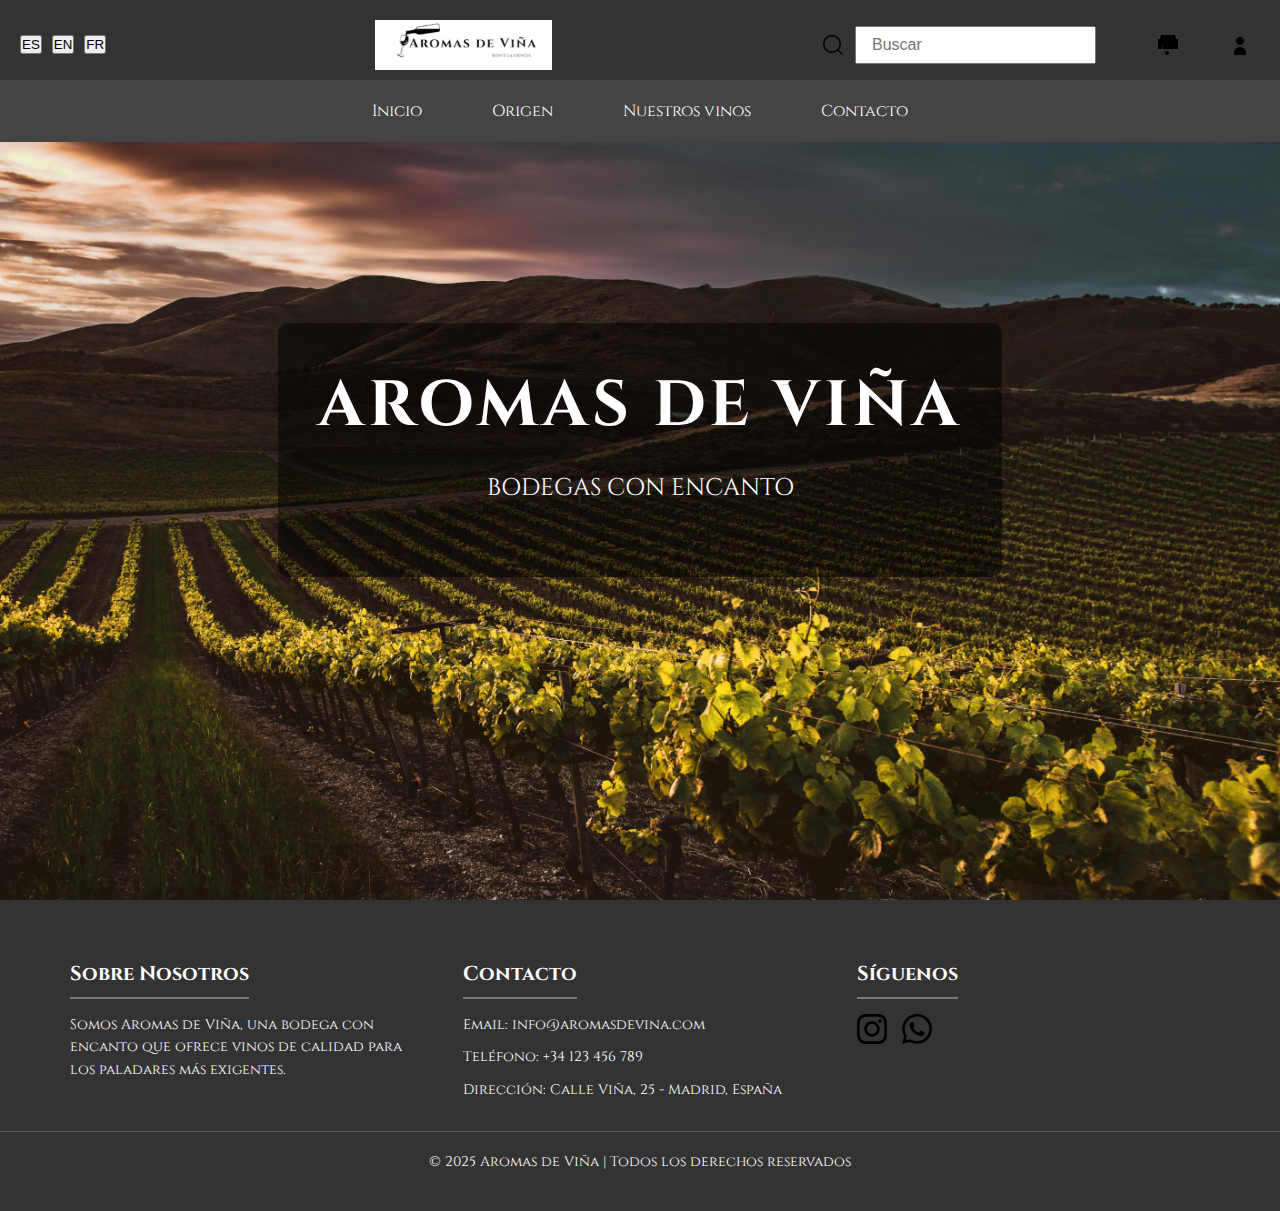
<file: index.html>
<!DOCTYPE html>
<html lang="es">
<head>
    <meta charset="UTF-8">
    <meta name="viewport" content="width=device-width, initial-scale=1.0">
    <title>Aromas de Viña - Inicio</title>
    <link rel="stylesheet" href="./styles.css">
    <link rel="stylesheet" href="./stylesIndex.css">
    <link href="https://fonts.googleapis.com/css2?family=Cinzel:wght@400;700&display=swap" rel="stylesheet">
</head>
<body>
    <!-- HEADER -->
    <header class="header">
        <!-- Parte Izquierda: Idiomas -->
        <div class="languages">
            <button class="btn">ES</button>
            <button class="btn">EN</button>
            <button class="btn">FR</button>
        </div>

        <!-- Logo Centrado -->
        <div class="logo">
            <img src="./img/image.png" alt="Logo de Aromas de Viña">
        </div>
        
        <!-- Parte Derecha: Barra de búsqueda, Carrito y Login -->
        <div class="header-right">
            <div class="search">
                <svg class="icono" aria-hidden="true" viewBox="0 0 24 24">
                    <g>
                        <path d="M21.53 20.47l-3.66-3.66C19.195 15.24 20 13.214 20 11c0-4.97-4.03-9-9-9s-9 4.03-9 9 4.03 9 9 9c2.215 0 4.24-.804 5.808-2.13l3.66 3.66c.147.146.34.22.53.22s.385-.073.53-.22c.295-.293.295-.767.002-1.06zM3.5 11c0-4.135 3.365-7.5 7.5-7.5s7.5 3.365 7.5 7.5-3.365 7.5-7.5 7.5-7.5-3.365-7.5-7.5z"></path>
                    </g>
                </svg>
                <input placeholder="Buscar" type="search" class="inputSearch">
            </div>
            
            <div class="cart">
                <svg class="icono" aria-hidden="true" viewBox="0 0 24 24">
                    <g>
                        <path d="M7 4V2h10v2h2v2H5V6h2zm4 14c-1.104 0-2 .896-2 2s.896 2 2 2 2-.896 2-2-.896-2-2-2zm0-2h-4l-1-8H7l-1 8H2V6h2l1-4h14l1 4h2v10z"></path>
                    </g>
                </svg>
            </div>
            
            <!-- Enlace al login -->
            <a href="./html/login.html" class="login">
                <svg class="icono" aria-hidden="true" viewBox="0 0 24 24">
                    <g>
                        <path d="M12 12c2.21 0 4-1.79 4-4s-1.79-4-4-4-4 1.79-4 4 1.79 4 4 4zm0 2c-3.31 0-6 2.69-6 6v2h12v-2c0-3.31-2.69-6-6-6z"></path>
                    </g>
                </svg>
            </a>
        </div>
    </header>

    <!-- Barra de Navegación -->
    <nav class="nav">
        <div class="container">
            <!-- Botones con enlaces -->
            <a href="./index.html" class="btn">Inicio</a>
            <a href="./html/origen.html" class="btn">Origen</a>
            <a href="./html/vinos.html" class="btn">Nuestros vinos</a>
            <a href="./html/contacto.html" class="btn">Contacto</a>
        </div>
    </nav>

    <!-- SECCIONES DE LA PÁGINA -->
    <section class="hero">
        <img src="./img/HOME.jpg" alt="Fondo Inicio" class="background-img">
        <div class="overlay">
            <h1>Aromas de Viña</h1>
            <p>BODEGAS CON ENCANTO</p>
        </div>
    </section>

    <!-- FOOTER -->
    <footer class="footer">
        <div class="footer-container">
            <div class="footer-section">
                <h3>Sobre Nosotros</h3>
                <p>Somos Aromas de Viña, una bodega con encanto que ofrece vinos de calidad para los paladares más exigentes.</p>
            </div>

            <div class="footer-section">
                <h3>Contacto</h3>
                <ul>
                    <li>Email: info@aromasdevina.com</li>
                    <li>Teléfono: +34 123 456 789</li>
                    <li>Dirección: Calle Viña, 25 - Madrid, España</li>
                </ul>
            </div>

            <div class="footer-section">
                <h3>Síguenos</h3>
                <div class="social-icons">                
                    <a href="#"><img src="./P7DIW_ICONS/instagram.svg" alt="Instagram"></a>
                    <a href="#"><img src="./P7DIW_ICONS/whatsapp.svg" alt="Whatsapp"></a>
                </div>
            </div>
        </div>

        <div class="footer-bottom">
            <p>&copy; 2025 Aromas de Viña | Todos los derechos reservados</p>
        </div>
    </footer>
</body>
</html>
</file>
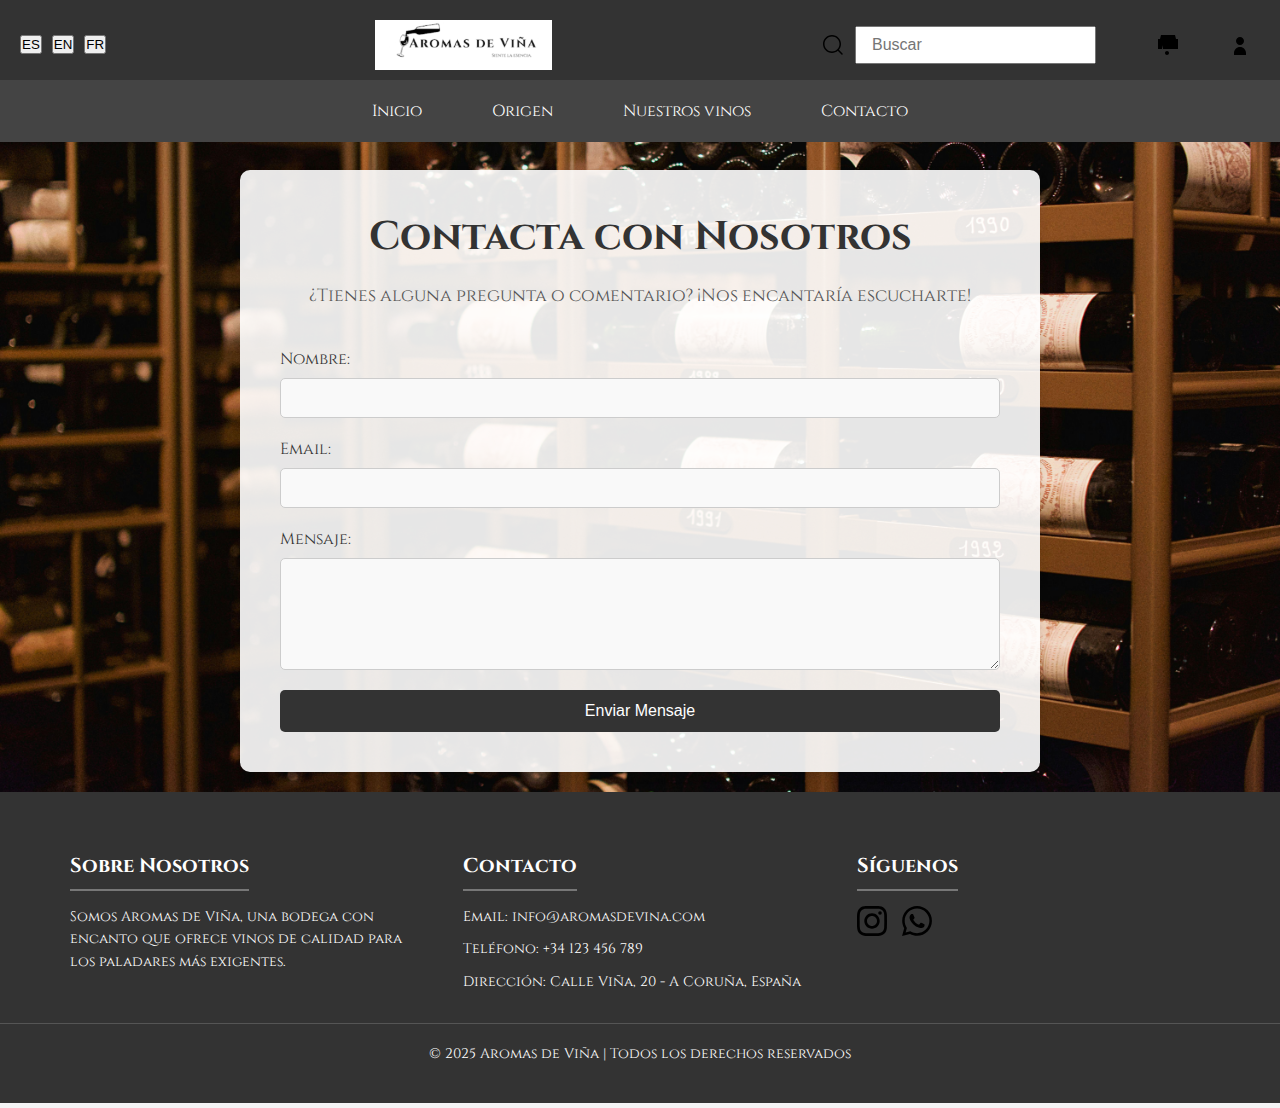
<file: html/contacto.html>
<!DOCTYPE html>
<html lang="es">
<head>
    <meta charset="UTF-8">
    <meta name="viewport" content="width=device-width, initial-scale=1.0">
    <title>Contacto - Aromas de Viña</title>
    <link rel="stylesheet" href="../styles.css"> 
    <link rel="stylesheet" href="../contacto.css"> 
    <link href="https://fonts.googleapis.com/css2?family=Cinzel:wght@400;700&display=swap" rel="stylesheet">
</head>
<body>
    <!-- HEADER -->
    <header class="header">
        <!-- Parte Izquierda: Idiomas -->
        <div class="languages">
            <button class="btn">ES</button>
            <button class="btn">EN</button>
            <button class="btn">FR</button>
        </div>
        <!-- Logo Centrado -->
        <div class="logo">
            <img src="../img/image.png" alt="Logo de Aromas de Viña">
        </div>
        <!-- Parte Derecha: Barra de búsqueda, Carrito y Login -->
        <div class="header-right">
            <div class="search">
                <svg class="icono" aria-hidden="true" viewBox="0 0 24 24">
                    <g>
                        <path d="M21.53 20.47l-3.66-3.66C19.195 15.24 20 13.214 20 11c0-4.97-4.03-9-9-9s-9 4.03-9 9 4.03 9 9 9c2.215 0 4.24-.804 5.808-2.13l3.66 3.66c.147.146.34.22.53.22s.385-.073.53-.22c.295-.293.295-.767.002-1.06zM3.5 11c0-4.135 3.365-7.5 7.5-7.5s7.5 3.365 7.5 7.5-3.365 7.5-7.5 7.5-7.5-3.365-7.5-7.5z"></path>
                    </g>
                </svg>
                <input placeholder="Buscar" type="search" class="inputSearch">
            </div>
            <div class="cart">
                <svg class="icono" aria-hidden="true" viewBox="0 0 24 24">
                    <g>
                        <path d="M7 4V2h10v2h2v2H5V6h2zm4 14c-1.104 0-2 .896-2 2s.896 2 2 2 2-.896 2-2-.896-2-2-2zm0-2h-4l-1-8H7l-1 8H2V6h2l1-4h14l1 4h2v10z"></path>
                    </g>
                </svg>
            </div>
            <a href="../html/login.html" class="login">
                <svg class="icono" aria-hidden="true" viewBox="0 0 24 24">
                    <g>
                        <path d="M12 12c2.21 0 4-1.79 4-4s-1.79-4-4-4-4 1.79-4 4 1.79 4 4 4zm0 2c-3.31 0-6 2.69-6 6v2h12v-2c0-3.31-2.69-6-6-6z"></path>
                    </g>
                </svg>
            </a>
        </div>
    </header>

    <!-- Barra de Navegación -->
    <nav class="nav">
        <div class="container">
            <a href="../index.html" class="btn">Inicio</a>
            <a href="../html/origen.html" class="btn">Origen</a>
            <a href="../html/vinos.html" class="btn">Nuestros vinos</a>
            <a href="../html/contacto.html" class="btn">Contacto</a>
        </div>
    </nav>

    <!-- Sección de Contacto -->
    <section class="contacto">
        <div class="form-container">
            <h1>Contacta con Nosotros</h1>
            <p>¿Tienes alguna pregunta o comentario? ¡Nos encantaría escucharte!</p>
            <form class="formulario-contacto">
                <div class="form-group">
                    <label for="nombre">Nombre:</label>
                    <input type="text" id="nombre" name="nombre" required>
                </div>
                <div class="form-group">
                    <label for="email">Email:</label>
                    <input type="email" id="email" name="email" required>
                </div>
                <div class="form-group">
                    <label for="mensaje">Mensaje:</label>
                    <textarea id="mensaje" name="mensaje" rows="5" required></textarea>
                </div>
                <button type="submit" class="btn-enviar">Enviar Mensaje</button>
            </form>
        </div>
    </section>

    <!-- FOOTER -->
    <footer class="footer">
        <div class="footer-container">
            <div class="footer-section">
                <h3>Sobre Nosotros</h3>
                <p>Somos Aromas de Viña, una bodega con encanto que ofrece vinos de calidad para los paladares más exigentes.</p>
            </div>
            <div class="footer-section">
                <h3>Contacto</h3>
                <ul>
                    <li>Email: info@aromasdevina.com</li>
                    <li>Teléfono: +34 123 456 789</li>
                    <li>Dirección: Calle Viña, 20 - A Coruña, España</li>
                </ul>
            </div>
            <div class="footer-section">
                <h3>Síguenos</h3>
                <div class="social-icons">                
                    <a href="#"><img src="../P7DIW_ICONS/instagram.svg" alt="Instagram" aria-hidden="true"></a>
                    <a href="#"><img src="../P7DIW_ICONS/whatsapp.svg" alt="Whatsapp" aria-hidden="true"></a>
                </div>
            </div>
        </div> 
        <div class="footer-bottom">
            <p>&copy; 2025 Aromas de Viña | Todos los derechos reservados</p>
        </div>
    </footer>
</body>
</html>
</file>
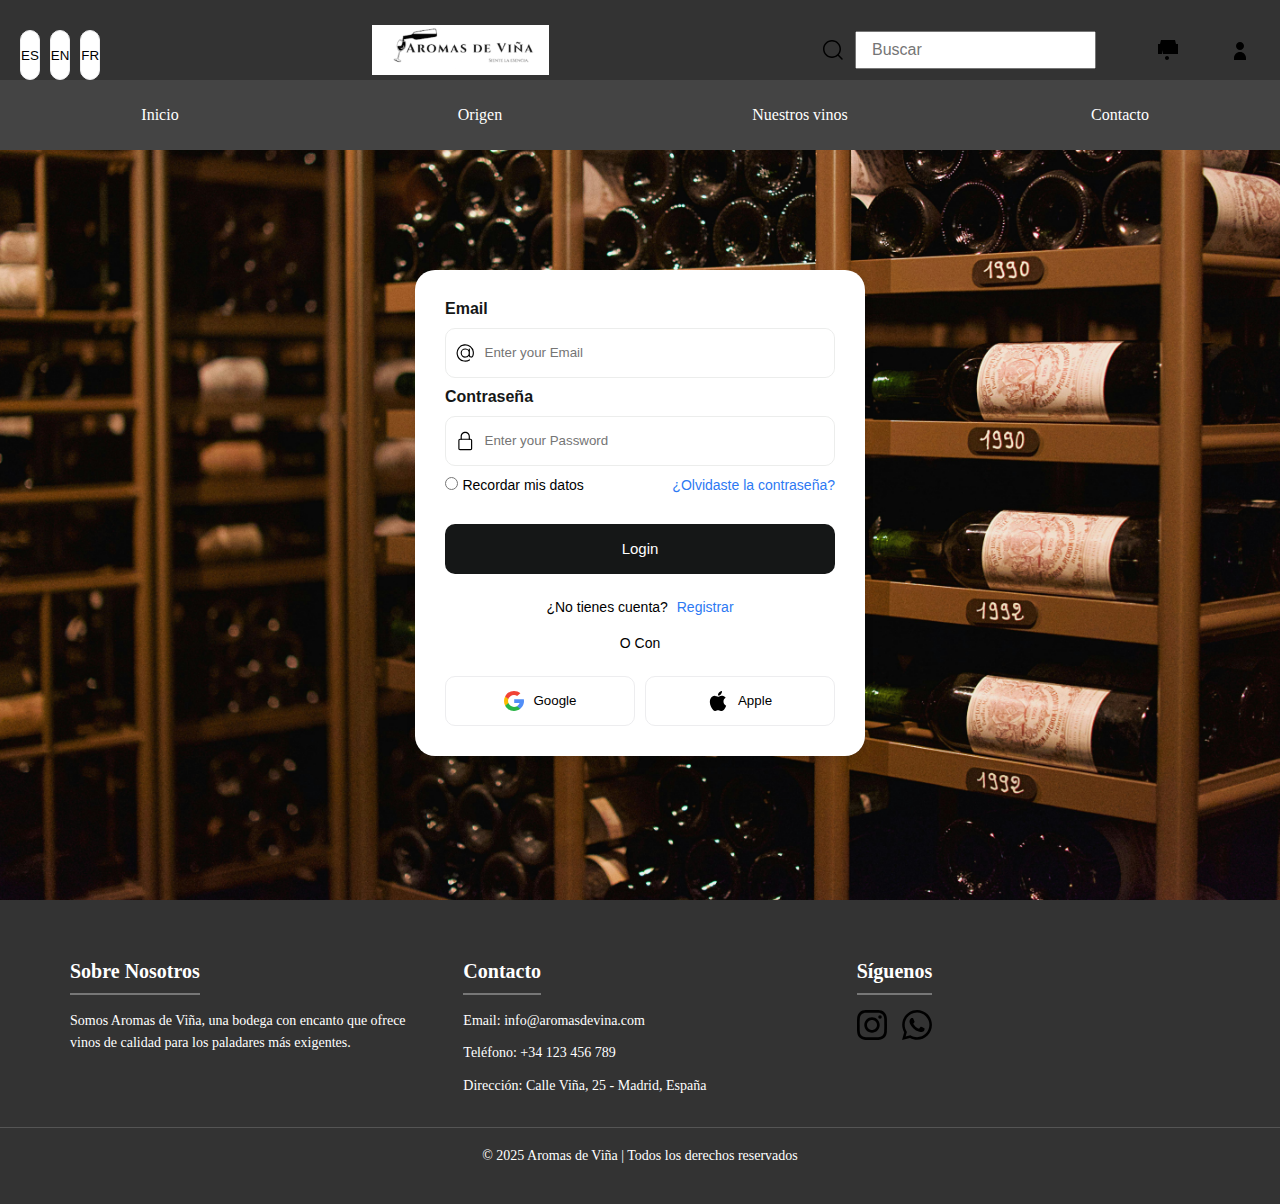
<file: html/login.html>
<!DOCTYPE html>
<html lang="es">
<head>
    <meta charset="UTF-8">
    <meta name="viewport" content="width=device-width, initial-scale=1.0">
    <title>Document</title>
    <link rel="stylesheet" href="../styles.css">
    <link rel="stylesheet" href="../login.css">

</head>

<body class="login-page">    
<!-- HEADER -->
<header class="header">
  <!-- Parte Izquierda: Idiomas -->
  <div class="languages">
      <button class="btn">ES</button>
      <button class="btn">EN</button>
      <button class="btn">FR</button>
  </div>
          <!-- Logo Centrado -->
          <div class="logo">
            <img src="../img/image.png" alt="Logo de Aromas de Viña">
        </div>
  <!-- Parte Derecha: Barra de búsqueda, Carrito y Login -->
  <div class="header-right">
      <div class="search">
          <svg class="icono" aria-hidden="true" viewBox="0 0 24 24">
              <g>
                  <path d="M21.53 20.47l-3.66-3.66C19.195 15.24 20 13.214 20 11c0-4.97-4.03-9-9-9s-9 4.03-9 9 4.03 9 9 9c2.215 0 4.24-.804 5.808-2.13l3.66 3.66c.147.146.34.22.53.22s.385-.073.53-.22c.295-.293.295-.767.002-1.06zM3.5 11c0-4.135 3.365-7.5 7.5-7.5s7.5 3.365 7.5 7.5-3.365 7.5-7.5 7.5-7.5-3.365-7.5-7.5z"></path>
              </g>
          </svg>
          <input placeholder="Buscar" type="search" class="inputSearch">
      </div>
      
      <div class="cart">
          <svg class="icono" aria-hidden="true" viewBox="0 0 24 24">
              <g>
                  <path d="M7 4V2h10v2h2v2H5V6h2zm4 14c-1.104 0-2 .896-2 2s.896 2 2 2 2-.896 2-2-.896-2-2-2zm0-2h-4l-1-8H7l-1 8H2V6h2l1-4h14l1 4h2v10z"></path>
              </g>
          </svg>
      </div>
      
<!-- Enlace al login -->
<a href="../html/login.html" class="login">
  <svg class="icono" aria-hidden="true" viewBox="0 0 24 24">
      <g>
          <path d="M12 12c2.21 0 4-1.79 4-4s-1.79-4-4-4-4 1.79-4 4 1.79 4 4 4zm0 2c-3.31 0-6 2.69-6 6v2h12v-2c0-3.31-2.69-6-6-6z"></path>
      </g>
  </svg>
</a>
  </div>
  </header>

<!-- Barra de Navegación -->
<nav class="nav">
  <div class="container">
      <!-- Botones con enlaces -->
      <a href="../index.html" class="btn">Inicio</a>
      <a href="../html/origen.html" class="btn">Origen</a>
      <a href="../html/vinos.html" class="btn">Nuestros vinos</a>
      <a href="../html/contacto.html" class="btn">Contacto</a>
  </div>
</nav>
<section class="hero">
  <img src="../img/CONTACTO.jpg" alt="Fondo Vinos" class="background-img">
    <!-- From Uiverse.io by JohnnyCSilva --> 
<form class="form">
    <div class="flex-column">
      <label>Email </label></div>
      <div class="inputForm">
        <svg xmlns="http://www.w3.org/2000/svg" width="20" viewBox="0 0 32 32" height="20"><g data-name="Layer 3" id="Layer_3"><path d="m30.853 13.87a15 15 0 0 0 -29.729 4.082 15.1 15.1 0 0 0 12.876 12.918 15.6 15.6 0 0 0 2.016.13 14.85 14.85 0 0 0 7.715-2.145 1 1 0 1 0 -1.031-1.711 13.007 13.007 0 1 1 5.458-6.529 2.149 2.149 0 0 1 -4.158-.759v-10.856a1 1 0 0 0 -2 0v1.726a8 8 0 1 0 .2 10.325 4.135 4.135 0 0 0 7.83.274 15.2 15.2 0 0 0 .823-7.455zm-14.853 8.13a6 6 0 1 1 6-6 6.006 6.006 0 0 1 -6 6z"></path></g></svg>
        <input placeholder="Enter your Email" class="input" type="text">
      </div>
    
    <div class="flex-column">
      <label>Contraseña </label></div>
      <div class="inputForm">
        <svg xmlns="http://www.w3.org/2000/svg" width="20" viewBox="-64 0 512 512" height="20"><path d="m336 512h-288c-26.453125 0-48-21.523438-48-48v-224c0-26.476562 21.546875-48 48-48h288c26.453125 0 48 21.523438 48 48v224c0 26.476562-21.546875 48-48 48zm-288-288c-8.8125 0-16 7.167969-16 16v224c0 8.832031 7.1875 16 16 16h288c8.8125 0 16-7.167969 16-16v-224c0-8.832031-7.1875-16-16-16zm0 0"></path><path d="m304 224c-8.832031 0-16-7.167969-16-16v-80c0-52.929688-43.070312-96-96-96s-96 43.070312-96 96v80c0 8.832031-7.167969 16-16 16s-16-7.167969-16-16v-80c0-70.59375 57.40625-128 128-128s128 57.40625 128 128v80c0 8.832031-7.167969 16-16 16zm0 0"></path></svg>        
        <input placeholder="Enter your Password" class="input" type="password">
      </div>
    
    <div class="flex-row">
      <div>
      <input type="radio">
      <label>Recordar mis datos </label> 
      </div>
      <span class="span">¿Olvidaste la contraseña?</span>
    </div>
    <button class="button-submit">Login</button>
    <p class="p">¿No tienes cuenta? <span class="span">Registrar</span>

    </p><p class="p line">O Con</p>

    <div class="flex-row">
      <button class="btn google">
        <svg xml:space="preserve" style="enable-background:new 0 0 512 512;" viewBox="0 0 512 512" y="0px" x="0px" xmlns:xlink="http://www.w3.org/1999/xlink" xmlns="http://www.w3.org/2000/svg" id="Layer_1" width="20" version="1.1">
<path d="M113.47,309.408L95.648,375.94l-65.139,1.378C11.042,341.211,0,299.9,0,256
	c0-42.451,10.324-82.483,28.624-117.732h0.014l57.992,10.632l25.404,57.644c-5.317,15.501-8.215,32.141-8.215,49.456
	C103.821,274.792,107.225,292.797,113.47,309.408z" style="fill:#FBBB00;"></path>
<path d="M507.527,208.176C510.467,223.662,512,239.655,512,256c0,18.328-1.927,36.206-5.598,53.451
	c-12.462,58.683-45.025,109.925-90.134,146.187l-0.014-0.014l-73.044-3.727l-10.338-64.535
	c29.932-17.554,53.324-45.025,65.646-77.911h-136.89V208.176h138.887L507.527,208.176L507.527,208.176z" style="fill:#518EF8;"></path>
<path d="M416.253,455.624l0.014,0.014C372.396,490.901,316.666,512,256,512
	c-97.491,0-182.252-54.491-225.491-134.681l82.961-67.91c21.619,57.698,77.278,98.771,142.53,98.771
	c28.047,0,54.323-7.582,76.87-20.818L416.253,455.624z" style="fill:#28B446;"></path>
<path d="M419.404,58.936l-82.933,67.896c-23.335-14.586-50.919-23.012-80.471-23.012
	c-66.729,0-123.429,42.957-143.965,102.724l-83.397-68.276h-0.014C71.23,56.123,157.06,0,256,0
	C318.115,0,375.068,22.126,419.404,58.936z" style="fill:#F14336;"></path>

</svg>
   
        Google 
        
      </button><button class="btn apple">
<svg xml:space="preserve" style="enable-background:new 0 0 22.773 22.773;" viewBox="0 0 22.773 22.773" y="0px" x="0px" xmlns:xlink="http://www.w3.org/1999/xlink" xmlns="http://www.w3.org/2000/svg" id="Capa_1" width="20" height="20" version="1.1"> <g> <g> <path d="M15.769,0c0.053,0,0.106,0,0.162,0c0.13,1.606-0.483,2.806-1.228,3.675c-0.731,0.863-1.732,1.7-3.351,1.573 c-0.108-1.583,0.506-2.694,1.25-3.561C13.292,0.879,14.557,0.16,15.769,0z"></path> <path d="M20.67,16.716c0,0.016,0,0.03,0,0.045c-0.455,1.378-1.104,2.559-1.896,3.655c-0.723,0.995-1.609,2.334-3.191,2.334 c-1.367,0-2.275-0.879-3.676-0.903c-1.482-0.024-2.297,0.735-3.652,0.926c-0.155,0-0.31,0-0.462,0 c-0.995-0.144-1.798-0.932-2.383-1.642c-1.725-2.098-3.058-4.808-3.306-8.276c0-0.34,0-0.679,0-1.019 c0.105-2.482,1.311-4.5,2.914-5.478c0.846-0.52,2.009-0.963,3.304-0.765c0.555,0.086,1.122,0.276,1.619,0.464 c0.471,0.181,1.06,0.502,1.618,0.485c0.378-0.011,0.754-0.208,1.135-0.347c1.116-0.403,2.21-0.865,3.652-0.648 c1.733,0.262,2.963,1.032,3.723,2.22c-1.466,0.933-2.625,2.339-2.427,4.74C17.818,14.688,19.086,15.964,20.67,16.716z"></path> </g></g></svg>

        Apple 
        
</button></div></form>
</section>
<footer class="footer">
  <div class="footer-container">
      <div class="footer-section">
          <h3>Sobre Nosotros</h3>
          <p>Somos Aromas de Viña, una bodega con encanto que ofrece vinos de calidad para los paladares más exigentes.</p>
      </div>

      <div class="footer-section">
          <h3>Contacto</h3>
          <ul>
              <li>Email: info@aromasdevina.com</li>
              <li>Teléfono: +34 123 456 789</li>
              <li>Dirección: Calle Viña, 25 - Madrid, España</li>
          </ul>
      </div>

      <div class="footer-section">
        <h3>Síguenos</h3>
        <div class="social-icons">                
            <a href="#"><img src="../P7DIW_ICONS/instagram.svg" alt="Instagram" aria-hidden="true"></a>
            <a href="#"><img src="../P7DIW_ICONS/whatsapp.svg" alt="Whatsapp" aria-hidden="true"></a>
        </div>
    </div>
</div>

  <div class="footer-bottom">
      <p>&copy; 2025 Aromas de Viña | Todos los derechos reservados</p>
  </div>
</footer>
</body>
</html>
</file>
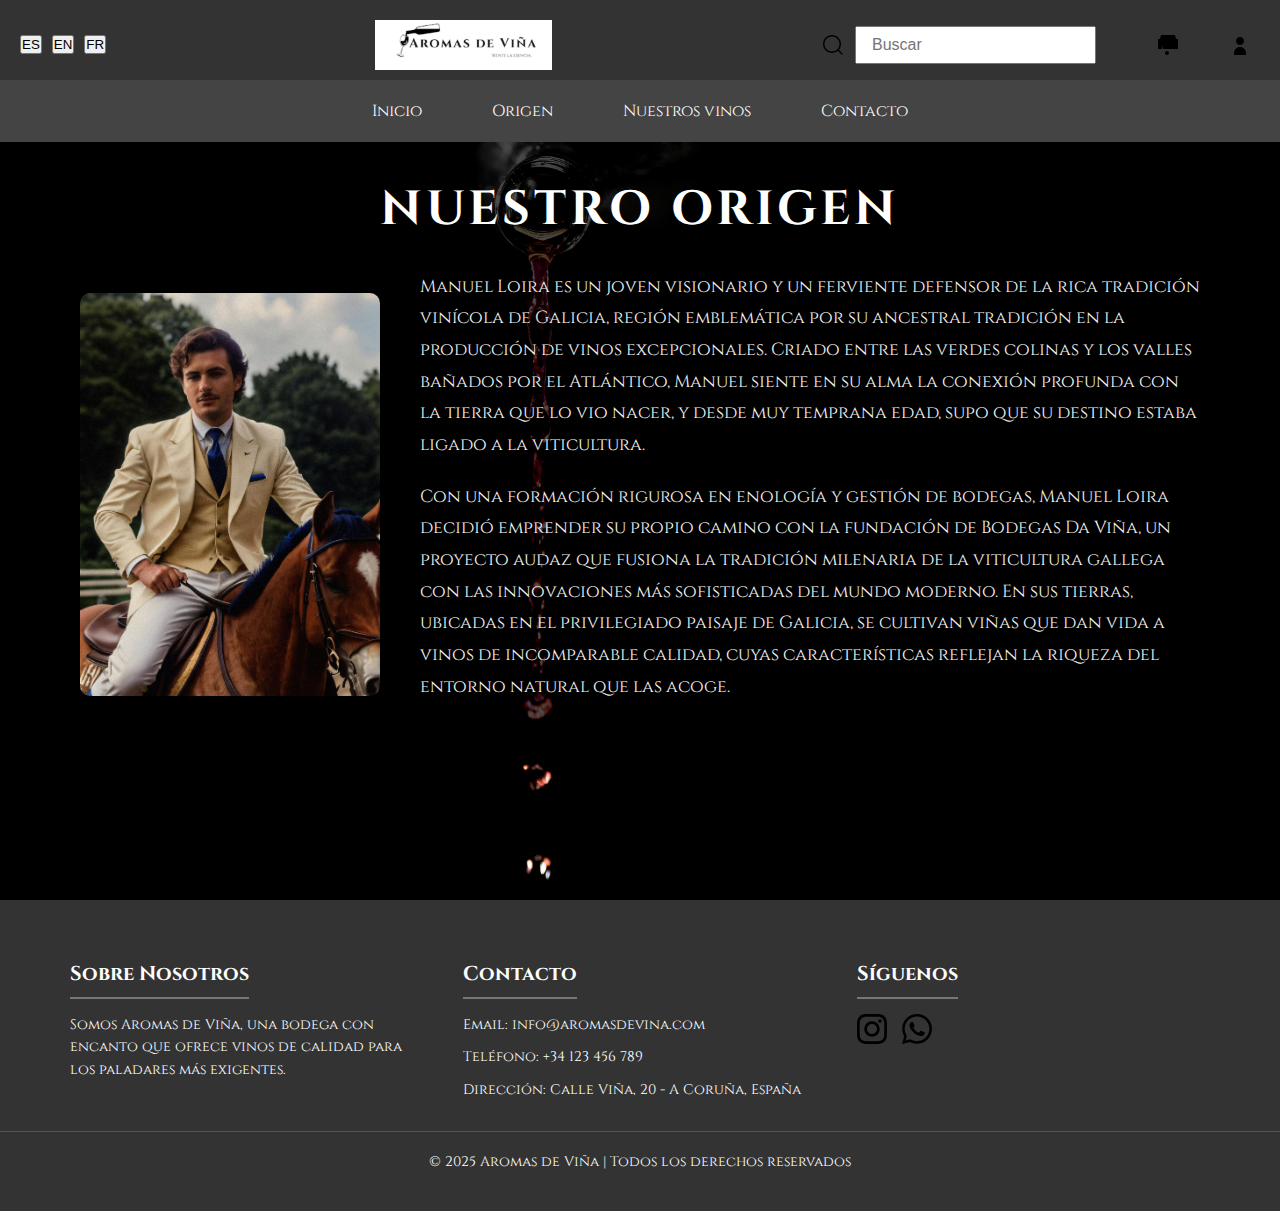
<file: html/origen.html>
<!DOCTYPE html>
<html lang="es">
<head>
    <meta charset="UTF-8">
    <meta name="viewport" content="width=device-width, initial-scale=1.0">
    <title>Aromas de Viña - Vinos</title>
    <link rel="stylesheet" href="../styles.css">
    <link rel="stylesheet" href="../stylesOrigen.css">
    <link href="https://fonts.googleapis.com/css2?family=Cinzel:wght@400;700&display=swap" rel="stylesheet">

</head>
<body>
<!-- HEADER -->
<header class="header">
    <!-- Parte Izquierda: Idiomas -->
    <div class="languages">
        <button class="btn">ES</button>
        <button class="btn">EN</button>
        <button class="btn">FR</button>
    </div>
            <!-- Logo Centrado -->
            <div class="logo">
                <img src="../img/image.png" alt="Logo de Aromas de Viña">
            </div>
    <!-- Parte Derecha: Barra de búsqueda, Carrito y Login -->
    <div class="header-right">
        <div class="search">
            <svg class="icono" aria-hidden="true" viewBox="busqueda">
                <g>
                    <path d="M21.53 20.47l-3.66-3.66C19.195 15.24 20 13.214 20 11c0-4.97-4.03-9-9-9s-9 4.03-9 9 4.03 9 9 9c2.215 0 4.24-.804 5.808-2.13l3.66 3.66c.147.146.34.22.53.22s.385-.073.53-.22c.295-.293.295-.767.002-1.06zM3.5 11c0-4.135 3.365-7.5 7.5-7.5s7.5 3.365 7.5 7.5-3.365 7.5-7.5 7.5-7.5-3.365-7.5-7.5z"></path>
                </g>
            </svg>
            <input placeholder="Buscar" type="search" class="inputSearch">
        </div>
        
        <div class="cart">
            <svg class="icono" aria-hidden="true" viewBox="icono">
                <g>
                    <path d="M7 4V2h10v2h2v2H5V6h2zm4 14c-1.104 0-2 .896-2 2s.896 2 2 2 2-.896 2-2-.896-2-2-2zm0-2h-4l-1-8H7l-1 8H2V6h2l1-4h14l1 4h2v10z"></path>
                </g>
            </svg>
        </div>
        
  <!-- Enlace al login -->
  <a href="../html/login.html" class="login">
    <svg class="icono" aria-hidden="true" viewBox="0 0 24 24">
        <g>
            <path d="M12 12c2.21 0 4-1.79 4-4s-1.79-4-4-4-4 1.79-4 4 1.79 4 4 4zm0 2c-3.31 0-6 2.69-6 6v2h12v-2c0-3.31-2.69-6-6-6z"></path>
        </g>
    </svg>
</a>
    </div>
    </header>

 <!-- Barra de Navegación -->
<nav class="nav">
    <div class="container">
        <!-- Botones con enlaces -->
        <a href="../index.html" class="btn">Inicio</a>
        <a href="../html/origen.html" class="btn">Origen</a>
        <a href="../html/vinos.html" class="btn">Nuestros vinos</a>
        <a href="../html/contacto.html" class="btn">Contacto</a>
    </div>
</nav>
    <section class="hero">
        <img src="../img/ORIGEN.jpg" alt="Fondo Vinos" class="background-img">
        <div class="origen">
            <h1 class="titulo-origen">Nuestro Origen</h1>
            <div class="contenido-origen">
                <div class="imagen-origen">
                    <img src="../img/CEO.jpg" alt="Foto de Manuel Loira" class="ceo-img">
                </div>
                <div class="texto-origen">
                    <p>Manuel Loira es un joven visionario y un ferviente defensor de la rica tradición vinícola de Galicia, región emblemática por su ancestral tradición en la producción de vinos excepcionales. Criado entre las verdes colinas y los valles bañados por el Atlántico, Manuel siente en su alma la conexión profunda con la tierra que lo vio nacer, y desde muy temprana edad, supo que su destino estaba ligado a la viticultura.</p>
                    <p>Con una formación rigurosa en enología y gestión de bodegas, Manuel Loira decidió emprender su propio camino con la fundación de Bodegas Da Viña, un proyecto audaz que fusiona la tradición milenaria de la viticultura gallega con las innovaciones más sofisticadas del mundo moderno. En sus tierras, ubicadas en el privilegiado paisaje de Galicia, se cultivan viñas que dan vida a vinos de incomparable calidad, cuyas características reflejan la riqueza del entorno natural que las acoge.</p>
                </div>
            </div>
        </div>
    </section>
    <footer class="footer">
        <div class="footer-container">
            <div class="footer-section">
                <h3>Sobre Nosotros</h3>
                <p>Somos Aromas de Viña, una bodega con encanto que ofrece vinos de calidad para los paladares más exigentes.</p>
            </div>
    
            <div class="footer-section">
                <h3>Contacto</h3>
                <ul>
                    <li>Email: info@aromasdevina.com</li>
                    <li>Teléfono: +34 123 456 789</li>
                    <li>Dirección: Calle Viña, 20 - A Coruña, España</li>
                </ul>
            </div>
    
            <div class="footer-section">
                <h3>Síguenos</h3>
                <div class="social-icons">                
                  <a href="#"><img src="../P7DIW_ICONS/instagram.svg" alt="Instagram" aria-hidden="true"></a>
                    <a href="#"><img src="../P7DIW_ICONS/whatsapp.svg" alt="Whatsapp" aria-hidden="true"></a>
                </div>
            </div>
        </div>
    
        <div class="footer-bottom">
            <p>&copy; 2025 Aromas de Viña | Todos los derechos reservados</p>
        </div>
    </footer>
</body>
</html>
</file>
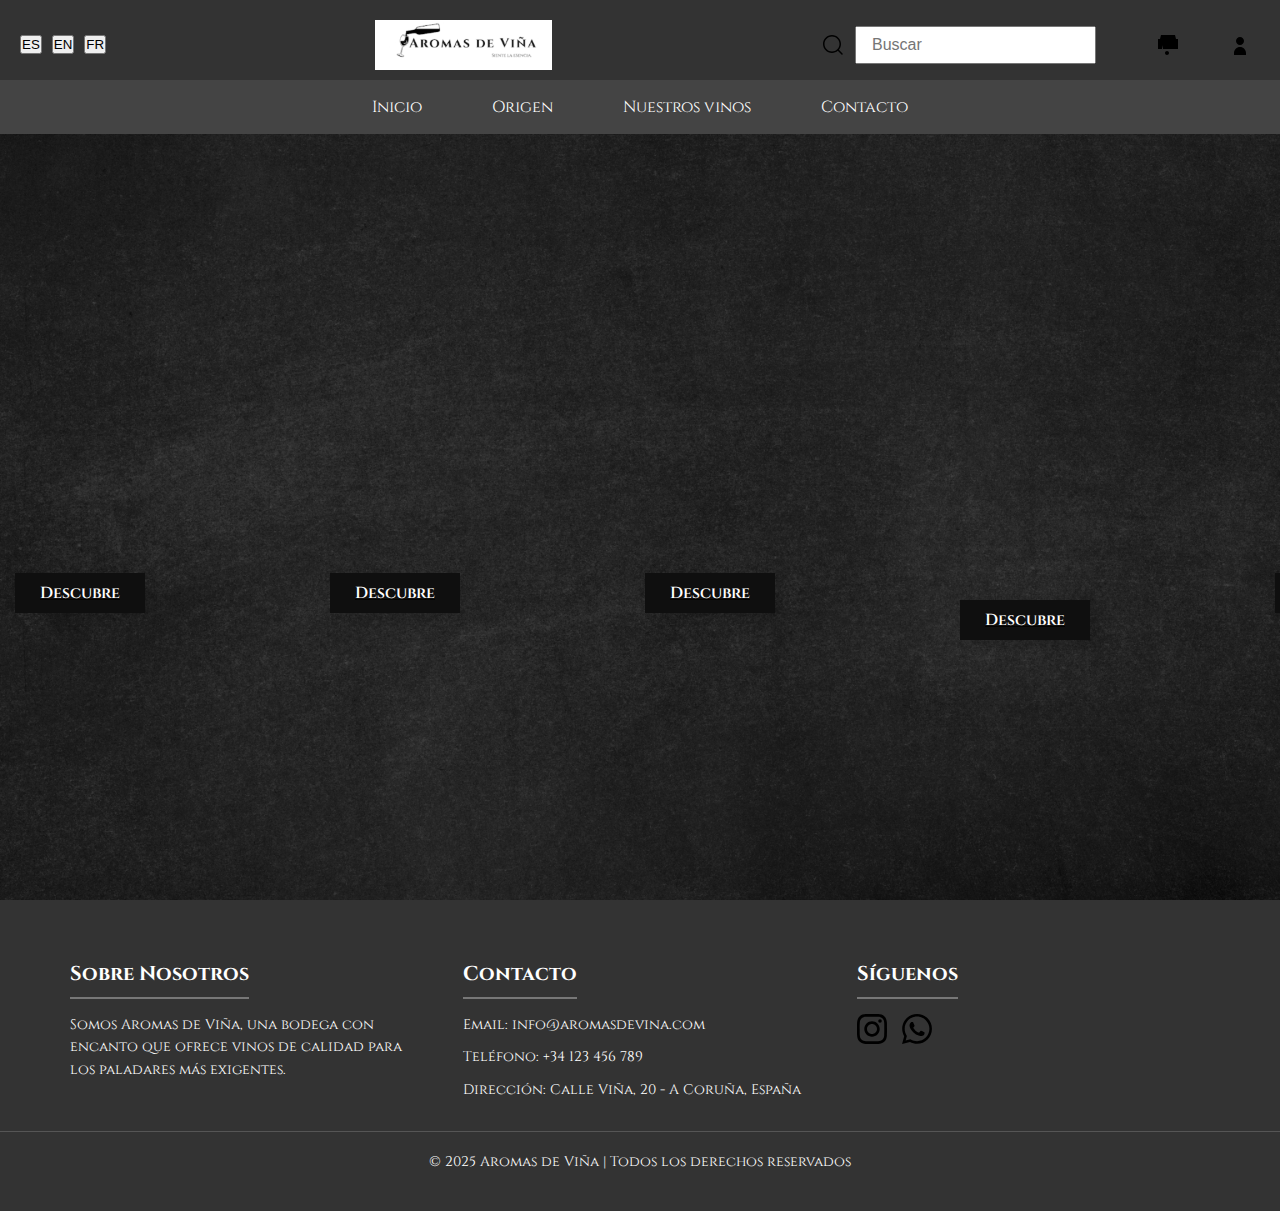
<file: html/vinos.html>
<!DOCTYPE html>
<html lang="es">
<head>
  <meta charset="UTF-8">
  <meta name="viewport" content="width=device-width, initial-scale=1.0">
  <title>Aromas de Viña</title>
  <link rel="stylesheet" href="../styles.css">
  <link rel="stylesheet" href="../vinos.css">
  <link href="https://fonts.googleapis.com/css2?family=Cinzel:wght@400;700&display=swap" rel="stylesheet">
</head>
<body>

<!-- HEADER -->
<header class="header">
  <!-- Parte Izquierda: Idiomas -->
  <div class="languages">
      <button class="btn">ES</button>
      <button class="btn">EN</button>
      <button class="btn">FR</button>
  </div>
  <!-- Logo Centrado -->
  <div class="logo">
      <img src="../img/image.png" alt="Logo de Aromas de Viña">
  </div>
  <!-- Parte Derecha: Barra de búsqueda, Carrito y Login -->
  <div class="header-right">
      <div class="search">
          <svg class="icono" aria-hidden="true" viewBox="0 0 24 24">
              <path d="M21.53 20.47l-3.66-3.66C19.195 15.24 20 13.214 20 11c0-4.97-4.03-9-9-9s-9 4.03-9 9 4.03 9 9 9c2.215 0 4.24-.804 5.808-2.13l3.66 3.66c.147.146.34.22.53.22s.385-.073.53-.22c.295-.293.295-.767.002-1.06zM3.5 11c0-4.135 3.365-7.5 7.5-7.5s7.5 3.365 7.5 7.5-3.365 7.5-7.5 7.5-7.5-3.365-7.5-7.5z"></path>
          </svg>
          <input placeholder="Buscar" type="search" class="inputSearch">
      </div>
      
      <div class="cart">
          <svg class="icono" aria-hidden="true" viewBox="0 0 24 24">
              <path d="M7 4V2h10v2h2v2H5V6h2zm4 14c-1.104 0-2 .896-2 2s.896 2 2 2 2-.896 2-2-.896-2-2-2zm0-2h-4l-1-8H7l-1 8H2V6h2l1-4h14l1 4h2v10z"></path>
          </svg>
      </div>
      
      <!-- Enlace al login -->
      <a href="../html/login.html" class="login">
          <svg class="icono" aria-hidden="true" viewBox="0 0 24 24">
              <path d="M12 12c2.21 0 4-1.79 4-4s-1.79-4-4-4-4 1.79-4 4 1.79 4 4 4zm0 2c-3.31 0-6 2.69-6 6v2h12v-2c0-3.31-2.69-6-6-6z"></path>
          </svg>
      </a>
  </div>
</header>

<!-- Barra de Navegación -->
<nav class="nav">
  <div class="container">
      <!-- Botones con enlaces -->
      <a href="../index.html" class="btn">Inicio</a>
      <a href="../html/origen.html" class="btn">Origen</a>
      <a href="../html/vinos.html" class="btn">Nuestros vinos</a>
      <a href="../html/contacto.html" class="btn">Contacto</a>
  </div>
</nav>

<section class="hero">
  <img src="../img/FONDOPRODUCTO.jpg" alt="Fondo Vinos" class="background-img">

  <div class="carousel">
      <!-- Vino 1 -->
      <a href="../html/producto1.html" class="card">
          <img src="../img/Diseñosintítulo11.png" alt="Vino Tinto Reserva">
          <h3>Vino Tinto Reserva</h3>
          <div class="button-group">
              <span class="Btn">Descubre</span>
              <div class="like-wrapper">
                  <input type="checkbox" id="like1" class="check">
                  <label for="like1" class="container">
                      <svg class="icon inactive" xmlns="http://www.w3.org/2000/svg" viewBox="0 0 24 24">
                          <path d="M12 21.35l-1.45-1.32C5.4 15.36 2 12.28 2 8.5 2 5.42 4.42 3 7.5 3c1.74 0 3.41.81 4.5 2.09C13.09 3.81 14.76 3 16.5 3 19.58 3 22 5.42 22 8.5c0 3.78-3.4 6.86-8.55 11.54L12 21.35z"></path>
                      </svg>
                  </label>
              </div>
          </div>
      </a>

      <!-- Vino 2 -->
      <a href="../html/producto2.html" class="card">
          <img src="../img/Diseñosintítulo11.png" alt="Vino Blanco Seco">
          <h3>Vino Blanco Seco</h3>
          <div class="button-group">
              <span class="Btn">Descubre</span>
              <div class="like-wrapper">
                  <input type="checkbox" id="like2" class="check">
                  <label for="like2" class="container">
                      <svg class="icon inactive" xmlns="http://www.w3.org/2000/svg" viewBox="0 0 24 24">
                          <path d="M12 21.35l-1.45-1.32C5.4 15.36 2 12.28 2 8.5 2 5.42 4.42 3 7.5 3c1.74 0 3.41.81 4.5 2.09C13.09 3.81 14.76 3 16.5 3 19.58 3 22 5.42 22 8.5c0 3.78-3.4 6.86-8.55 11.54L12 21.35z"></path>
                      </svg>
                  </label>
              </div>
          </div>
      </a>

      <!-- Vino 3 -->
      <a href="../html/producto3.html" class="card">
          <img src="../img/Diseñosintítulo11.png" alt="Vino Rosado Semi-Seco">
          <h3>Vino Rosado Semi-Seco</h3>
          <div class="button-group">
              <span class="Btn">Descubre</span>
              <div class="like-wrapper">
                  <input type="checkbox" id="like3" class="check">
                  <label for="like3" class="container">
                      <svg class="icon inactive" xmlns="http://www.w3.org/2000/svg" viewBox="0 0 24 24">
                          <path d="M12 21.35l-1.45-1.32C5.4 15.36 2 12.28 2 8.5 2 5.42 4.42 3 7.5 3c1.74 0 3.41.81 4.5 2.09C13.09 3.81 14.76 3 16.5 3 19.58 3 22 5.42 22 8.5c0 3.78-3.4 6.86-8.55 11.54L12 21.35z"></path>
                      </svg>
                  </label>
              </div>
          </div>
      </a>

      <!-- Vino 4 -->
      <a href="../html/vino-tinto-gran-reserva.html" class="card">
          <img src="../img/Diseñosintítulo11.png" alt="Vino Tinto Gran Reserva">
          <h3>Vino Tinto Gran Reserva</h3>
          <div class="button-group">
              <span class="Btn">Descubre</span>
              <div class="like-wrapper">
                  <input type="checkbox" id="like4" class="check">
                  <label for="like4" class="container">
                      <svg class="icon inactive" xmlns="http://www.w3.org/2000/svg" viewBox="0 0 24 24">
                          <path d="M12 21.35l-1.45-1.32C5.4 15.36 2 12.28 2 8.5 2 5.42 4.42 3 7.5 3c1.74 0 3.41.81 4.5 2.09C13.09 3.81 14.76 3 16.5 3 19.58 3 22 5.42 22 8.5c0 3.78-3.4 6.86-8.55 11.54L12 21.35z"></path>
                      </svg>
                  </label>
              </div>
          </div>
      </a>

      <!-- Vino 5 -->
      <a href="../html/vino-blanco-dulce.html" class="card">
          <img src="../img/Diseñosintítulo11.png" alt="Vino Blanco Dulce">
          <h3>Vino Blanco Dulce</h3>
          <div class="button-group">
              <span class="Btn">Descubre</span>
              <div class="like-wrapper">
                  <input type="checkbox" id="like5" class="check">
                  <label for="like5" class="container">
                      <svg class="icon inactive" xmlns="http://www.w3.org/2000/svg" viewBox="0 0 24 24">
                          <path d="M12 21.35l-1.45-1.32C5.4 15.36 2 12.28 2 8.5 2 5.42 4.42 3 7.5 3c1.74 0 3.41.81 4.5 2.09C13.09 3.81 14.76 3 16.5 3 19.58 3 22 5.42 22 8.5c0 3.78-3.4 6.86-8.55 11.54L12 21.35z"></path>
                      </svg>
                  </label>
              </div>
          </div>
      </a>
  </div>
</section>

<!-- FOOTER -->
<footer class="footer">
  <div class="footer-container">
      <div class="footer-section">
          <h3>Sobre Nosotros</h3>
          <p>Somos Aromas de Viña, una bodega con encanto que ofrece vinos de calidad para los paladares más exigentes.</p>
      </div>

      <div class="footer-section">
          <h3>Contacto</h3>
          <ul>
              <li>Email: info@aromasdevina.com</li>
              <li>Teléfono: +34 123 456 789</li>
              <li>Dirección: Calle Viña, 20 - A Coruña, España</li>
          </ul>
      </div>

      <div class="footer-section">
          <h3>Síguenos</h3>
          <div class="social-icons">                
              <a href="#"><img src="../P7DIW_ICONS/instagram.svg" alt="Instagram"></a>
              <a href="#"><img src="../P7DIW_ICONS/whatsapp.svg" alt="Whatsapp"></a>
          </div>
      </div>
  </div>

  <div class="footer-bottom">
      <p>&copy; 2025 Aromas de Viña | Todos los derechos reservados</p>
  </div>
</footer>

</body>
</html>
</file>
<file: styles.css>
/* Estilos generales */
* {
  margin: 0;
  padding: 0;
  box-sizing: border-box;
}

body {
  font-family: 'Cinzel', serif;
  background-color: #f4f4f4;
}

/* Estilos para el header */
.header {
  display: flex;
  justify-content: space-between;
  align-items: center;
  padding: 20px;
  background-color: #333;
  color: white;
  position: fixed;
  top: 0;
  left: 0;
  right: 0;
  z-index: 1000;
  width: 100%;
}

/* Estilos para el logo */
.logo {
  flex: 1; /* Ocupa el espacio disponible */
  display: flex;
  justify-content: center; /* Centra el logo horizontalmente */
  align-items: center; /* Centra el logo verticalmente */
}

.logo img {
  max-height: 50px; /* Ajusta la altura del logo */
  width: auto; /* Mantiene la proporción */
}

/* Estilos para los botones de idioma */
.languages {
  display: flex;
  gap: 10px; /* Espacio entre botones */
}

/* Estilos para la parte derecha del header */
.header-right {
  display: flex;
  align-items: center;
  gap: 20px; /* Espacio entre elementos */
}

.search {
  display: flex;
  align-items: center;
  margin-right: 20px;
}

.search .icono {
  width: 24px;
  height: 24px;
  margin-right: 10px;
}

.search .inputSearch {
  padding: 8px 15px;
  font-size: 16px;
}

.cart, .login {
  display: flex;
  align-items: center;
  margin-left: 20px;
  cursor: pointer;
}

.cart .icono, .login .icono {
  width: 24px;
  height: 24px;
  margin-right: 8px;
}

.cart:hover, .login:hover {
  color: #ddd;
}

/* Barra de Navegación */
.nav {
  background-color: #444;
  padding: 10px 0;
  position: fixed;
  top: 80px;
  left: 0;
  right: 0;
  z-index: 1000;
  width: 100%;
}

.nav .container {
  display: flex;
  justify-content: center;
  align-items: center;
}

.nav .btn {
  color: white;
  padding: 10px 20px;
  cursor: pointer;
  margin: 0 15px;
  font-size: 16px;
  background-color: transparent;
  border: none;
  text-decoration: none;
}

.nav .btn:hover {
  background-color: #555;
}

/* FOOTER */
.footer {
  background-color: #333;
  color: white;
  padding: 40px 0;
  position: relative;
  bottom: 0;
  left: 0;
  right: 0;
  width: 100%;
  z-index: 1000;
}

.footer-container {
  display: flex;
  justify-content: space-between;
  align-items: flex-start;
  padding: 0 50px;
  flex-wrap: wrap;
}

.footer-section {
  flex: 1;
  margin: 20px;
  min-width: 250px;
}

.footer-section h3 {
  font-size: 20px;
  margin-bottom: 15px;
  border-bottom: 2px solid #777;
  display: inline-block;
  padding-bottom: 10px;
}

.footer-section p, .footer-section ul {
  font-size: 14px;
  line-height: 1.6;
}

.footer-section ul {
  list-style: none;
  padding: 0;
}

.footer-section ul li {
  margin-bottom: 10px;
}

.social-icons {
  display: flex;
  gap: 15px;
}

.social-icons img {
  width: 30px;
  height: 30px;
  transition: transform 0.3s ease;
}

.social-icons img:hover {
  transform: scale(1.2);
}

.footer-bottom {
  text-align: center;
  padding-top: 20px;
  border-top: 1px solid #555;
  font-size: 14px;
}
</file>
<file: stylesIndex.css>
/* Estilos específicos para la página de Inicio */

/* Hero Section */
.hero {
    position: relative;
    height: 100vh;
    display: flex;
    align-items: center;
    justify-content: center;
    text-align: center;
    color: white;
    overflow: hidden;
}

.hero .background-img {
    width: 100%;
    height: 100%;
    object-fit: cover;
    position: absolute;
    top: 0;
    left: 0;
    z-index: -1;
}

.hero .overlay {
    background-color: rgba(0, 0, 0, 0.5); /* Fondo semitransparente */
    padding: 40px;
    border-radius: 10px;
    max-width: 800px;
}

.hero h1 {
    font-size: 4rem;
    margin-bottom: 20px;
    text-transform: uppercase;
    letter-spacing: 4px;
}

.hero p {
    font-size: 1.5rem;
    line-height: 1.6;
    margin-bottom: 30px;
}

.hero .btn-cta {
    background-color: #333;
    color: white;
    padding: 15px 30px;
    border: none;
    border-radius: 5px;
    font-size: 1.2rem;
    cursor: pointer;
    transition: background-color 0.3s ease;
}

.hero .btn-cta:hover {
    background-color: #555;
}

/* Sección de Introducción */
.intro {
    padding: 60px 20px;
    text-align: center;
    background-color: #f9f9f9;
}

.intro h2 {
    font-size: 2.5rem;
    margin-bottom: 20px;
    color: #333;
}

.intro p {
    font-size: 1.1rem;
    color: #555;
    margin-bottom: 40px;
    max-width: 800px;
    margin: 0 auto;
}

.intro .intro-content {
    display: flex;
    align-items: center;
    gap: 40px;
    margin-top: 30px;
}

.intro .intro-img {
    flex: 1;
    max-width: 400px;
    border-radius: 10px;
    box-shadow: 0 4px 10px rgba(0, 0, 0, 0.3);
}

.intro .intro-text {
    flex: 2;
    text-align: left;
    font-size: 1.1rem;
    line-height: 1.8;
    color: #333;
}

/* Sección de Destacados */
.highlights {
    padding: 60px 20px;
    background-color: #ffffff;
    text-align: center;
}

.highlights h2 {
    font-size: 2.5rem;
    margin-bottom: 40px;
    color: #333;
}

.highlights .cards {
    display: flex;
    justify-content: center;
    gap: 30px;
    flex-wrap: wrap;
}

.highlights .card {
    background: white;
    border-radius: 10px;
    padding: 20px;
    box-shadow: 0 4px 10px rgba(0, 0, 0, 0.1);
    max-width: 300px;
    text-align: center;
}

.highlights .card img {
    width: 100%;
    border-radius: 10px;
    margin-bottom: 20px;
}

.highlights .card h3 {
    font-size: 1.5rem;
    margin-bottom: 10px;
    color: #333;
}

.highlights .card p {
    font-size: 1rem;
    color: #555;
    margin-bottom: 20px;
}

.highlights .card .btn {
    background-color: #333;
    color: white;
    padding: 10px 20px;
    border: none;
    border-radius: 5px;
    font-size: 1rem;
    cursor: pointer;
    transition: background-color 0.3s ease;
}

.highlights .card .btn:hover {
    background-color: #555;
}

/* Responsividad */
@media (max-width: 768px) {
    .hero h1 {
        font-size: 2.5rem;
    }

    .hero p {
        font-size: 1.2rem;
    }

    .intro .intro-content {
        flex-direction: column;
        text-align: center;
    }

    .intro .intro-img {
        max-width: 100%;
    }

    .intro .intro-text {
        text-align: center;
    }

    .highlights .cards {
        flex-direction: column;
        align-items: center;
    }
}
</file>
<file: contacto.css>
/* Estilos para la sección de contacto */
.contacto {
    position: relative;
    width: 100%;
    min-height: calc(100vh - 120px); /* Ajusta la altura restando el header y footer */
    display: flex;
    align-items: center;
    justify-content: center;
    background-image: url('../img/CONTACTO.jpg'); /* Ruta de la imagen de fondo */
    background-size: cover; /* Cubre toda la sección */
    background-position: center; /* Centra la imagen */
    background-repeat: no-repeat; /* Evita que se repita */
    padding: 20px;
}

/* Contenedor del formulario */
.form-container {
    background-color: rgba(255, 255, 255, 0.9); /* Fondo semitransparente */
    padding: 40px;
    border-radius: 10px;
    box-shadow: 0 4px 10px rgba(0, 0, 0, 0.1);
    max-width: 800px;
    width: 100%;
    text-align: center;
    margin-top: 150px;
}

.contacto h1 {
    font-size: 2.5rem;
    margin-bottom: 20px;
    color: #333;
}

.contacto p {
    font-size: 1.1rem;
    color: #555;
    margin-bottom: 40px;
}

/* Estilos para el formulario */
.formulario-contacto {
    display: flex;
    flex-direction: column;
    gap: 20px;
}

.form-group {
    display: flex;
    flex-direction: column;
    align-items: flex-start;
}

.form-group label {
    font-size: 1rem;
    color: #333;
    margin-bottom: 8px;
}

.form-group input,
.form-group textarea {
    width: 100%;
    padding: 10px;
    font-size: 1rem;
    border: 1px solid #ccc;
    border-radius: 5px;
    background-color: #f9f9f9;
}

.form-group textarea {
    resize: vertical;
}

.btn-enviar {
    background-color: #333;
    color: white;
    padding: 12px 24px;
    border: none;
    border-radius: 5px;
    font-size: 1rem;
    cursor: pointer;
    transition: background-color 0.3s ease;
}

.btn-enviar:hover {
    background-color: #555;
}

/* Responsive Design */
@media (max-width: 768px) {
    .form-container {
        padding: 20px;
    }

    .contacto h1 {
        font-size: 2rem;
    }

    .contacto p {
        font-size: 1rem;
    }
}
</file>
<file: login.css>
/* From Uiverse.io by JohnnyCSilva */ 
.form {
    display: flex;
    flex-direction: column;
    gap: 10px;
    background-color: #ffffff;
    padding: 30px;
    width: 450px;
    border-radius: 20px;
    font-family: -apple-system, BlinkMacSystemFont, 'Segoe UI', Roboto, Oxygen, Ubuntu, Cantarell, 'Open Sans', 'Helvetica Neue', sans-serif;
    margin: 175px auto 50px auto; 
    box-shadow: 0 4px 8px rgba(0, 0, 0, 0.1); 
}
  
  ::placeholder {
    font-family: -apple-system, BlinkMacSystemFont, 'Segoe UI', Roboto, Oxygen, Ubuntu, Cantarell, 'Open Sans', 'Helvetica Neue', sans-serif;
  }
  
  .form button {
    align-self: flex-end;
  }
  
  .flex-column > label {
    color: #151717;
    font-weight: 600;
  }
  
  .inputForm {
    border: 1.5px solid #ecedec;
    border-radius: 10px;
    height: 50px;
    display: flex;
    align-items: center;
    padding-left: 10px;
    transition: 0.2s ease-in-out;
  }
  
  .input {
    margin-left: 10px;
    border-radius: 10px;
    border: none;
    width: 100%;
    height: 100%;
  }
  
  .input:focus {
    outline: none;
  }
  
  .inputForm:focus-within {
    border: 1.5px solid #2d79f3;
  }
  
  .flex-row {
    display: flex;
    flex-direction: row;
    align-items: center;
    gap: 10px;
    justify-content: space-between;
  }
  
  .flex-row > div > label {
    font-size: 14px;
    color: black;
    font-weight: 400;
  }
  
  .span {
    font-size: 14px;
    margin-left: 5px;
    color: #2d79f3;
    font-weight: 500;
    cursor: pointer;
  }
  
  .button-submit {
    margin: 20px 0 10px 0;
    background-color: #151717;
    border: none;
    color: white;
    font-size: 15px;
    font-weight: 500;
    border-radius: 10px;
    height: 50px;
    width: 100%;
    cursor: pointer;
  }
  
  .p {
    text-align: center;
    color: black;
    font-size: 14px;
    margin: 5px 0;
  }
  
  .btn {
    margin-top: 10px;
    width: 100%;
    height: 50px;
    border-radius: 10px;
    display: flex;
    justify-content: center;
    align-items: center;
    font-weight: 500;
    gap: 10px;
    border: 1px solid #ededef;
    background-color: white;
    cursor: pointer;
    transition: 0.2s ease-in-out;
  }
  
  .btn:hover {
    border: 1px solid #2d79f3;
    ;
  }
  /* Sección Hero */
.hero {
  position: relative;
  width: 100%;
  height: 100vh;
  display: flex;
  align-items: center;
  justify-content: center;
  overflow: hidden;
}

.background-img {
  position: absolute;
  top: 0;
  left: 0;
  width: 100%;
  height: 100%;
  object-fit: cover;
  z-index: -1; /* Coloca la imagen detrás del contenido */
}

.overlay {
  position: relative;
  color: white;
  text-align: center;
  z-index: 2;
  background: rgba(0, 0, 0, 0.5); /* Fondo semitransparente */
  padding: 40px;
  border-radius: 10px;
  backdrop-filter: blur(5px); /* Efecto de difuminado */
}

.overlay h1 {
  font-size: 3rem;
  margin-bottom: 20px;
  font-weight: bold;
}

.overlay p {
  font-size: 1.2rem;
  line-height: 1.6;
  max-width: 600px;
  margin: 0 auto;
}
</file>
<file: stylesOrigen.css>
/* Estilos específicos para la página de Origen */

/* Estilos para la sección hero */
.hero {
    position: relative;
    height: 100vh;
    display: flex;
    align-items: center;
    justify-content: center;
    text-align: center;
    color: white;
    overflow: hidden;
}

.background-img {
    width: 100%;
    height: 100%;
    object-fit: cover;
    position: absolute;
    top: 0;
    left: 0;
    z-index: -1;
}

/* Contenedor del contenido de Origen */
.origen {
    background-color: rgba(0, 0, 0, 0.7); /* Fondo semitransparente para mejorar la legibilidad */
    padding: 40px;
    border-radius: 10px;
    max-width: 1200px;
    margin: 0 auto;
}

.titulo-origen {
    font-size: 3rem;
    margin-bottom: 20px;
    color: #ffffff;
    text-transform: uppercase;
    letter-spacing: 4px;
}

/* Contenedor del contenido (imagen + texto) */
.contenido-origen {
    display: flex;
    align-items: center;
    gap: 40px;
    margin-top: 30px;
}

/* Estilos para la imagen del CEO */
.imagen-origen {
    flex: 1;
    max-width: 300px;
}

.ceo-img {
    width: 100%;
    border-radius: 10px;
    box-shadow: 0 4px 10px rgba(0, 0, 0, 0.3);
}

/* Estilos para el texto descriptivo */
.texto-origen {
    flex: 2;
    text-align: left;
    font-size: 1.1rem;
    line-height: 1.8;
    color: #f4f4f4;
}

.texto-origen p {
    margin-bottom: 20px;
}

/* Responsividad */
@media (max-width: 768px) {
    .contenido-origen {
        flex-direction: column;
        text-align: center;
    }

    .imagen-origen {
        max-width: 100%;
    }

    .texto-origen {
        text-align: center;
    }

    .titulo-origen {
        font-size: 2rem;
    }
}
</file>
<file: vinos.css>
/* Estilos específicos para la página de vinos */
.hero {
    position: relative;
    height: 100vh;
}

.background-img {
    width: 100%;
    height: 100%;
    object-fit: cover;
    position: absolute;
}

.carousel {
    display: flex;
    gap: 15px;
    width: max-content;
    animation: scroll 40s linear infinite;
}

@keyframes scroll {
    from {
        transform: translateX(0);
    }
    to {
        transform: translateX(-50%);
    }
}

.card {
    background: white;
    color: #040200;
    border-radius: 10px;
    padding: 15px;
    text-align: center;
    min-width: 250px;
    max-width: 300px;
    box-shadow: 0px 5px 15px rgba(0, 0, 0, 0.2);
    flex-shrink: 0;
    margin-top: 15em;
}

.card img {
    width: 100%;
    border-radius: 10px;
    height: auto;
}

.card h3 {
    margin: 10px 0 5px;
    font-size: 20px;
}

.button-group {
    display: flex;
    gap: 15px;
    justify-content: space-between;
    width: 100%;
}

.Btn {
    width: 130px;
    height: 40px;
    display: flex;
    align-items: center;
    justify-content: center;
    background-color: rgb(15, 15, 15);
    border: none;
    color: white;
    font-weight: 600;
    gap: 8px;
    cursor: pointer;
    box-shadow: 5px 5px 10px rgba(0, 0, 0, 0.103);
    position: relative;
    overflow: hidden;
    transition-duration: .3s;
}

.Btn::before {
    width: 130px;
    height: 130px;
    position: absolute;
    content: "";
    background-color: white;
    border-radius: 50%;
    left: -100%;
    top: 0;
    transition-duration: .3s;
    mix-blend-mode: difference;
}

.Btn:hover::before {
    transition-duration: .3s;
    transform: translate(100%,-50%);
    border-radius: 0;
}

.Btn:active {
    transform: translate(5px,5px);
    transition-duration: .3s;
}

.like-wrapper {
    --gap: 0.5em;
    --radius: 0.35em;
    display: flex;
    align-items: center;
    text-align: center;
    justify-content: center;
    --dot-bg: #212121;
    --dot-color: #313131;
    --dot-size: 1px;
    --dot-space: 22px;
    background: linear-gradient(
        90deg,
        var(--dot-bg) calc(var(--dot-space) - var(--dot-size)),
        transparent 1%
      )
      center / var(--dot-space) var(--dot-space),
    linear-gradient(
        var(--dot-bg) calc(var(--dot-space) - var(--dot-size)),
        transparent 1%
      )
      center / var(--dot-space) var(--dot-space),
    var(--dot-color);
    border: 0.1em solid #313131;
    padding: 0.5em;
    border-radius: var(--radius);
    box-shadow: 0 0 1em 0.5em rgba(0, 0, 0, 0.1);
    cursor: pointer;
}

.check[type="checkbox"] {
    display: none;
}

.container {
    display: flex;
    align-items: center;
    cursor: pointer;
    margin-top: -0.25em;
    margin-bottom: -0.25em;
}

.icon {
    width: 1.5em;
    height: 1.5em;
    margin-left: 0.5em;
    fill: white;
    transition: opacity 0.3s ease-in-out;
}

.icon.active {
    display: none;
    fill: #f52121;
}

.check[type="checkbox"]:checked + .container .icon.active {
    display: inline-block;
    animation: wiggle 0.5s ease-in-out;
}

.check[type="checkbox"]:checked + .container .icon.inactive {
    display: none;
}

@keyframes wiggle {
    0%,
    100% {
        transform: rotate(0deg);
    }
    25% {
        transform: rotate(-10deg);
    }
    50% {
        transform: rotate(10deg);
    }
    75% {
        transform: rotate(-10deg);
    }
}
</file>
